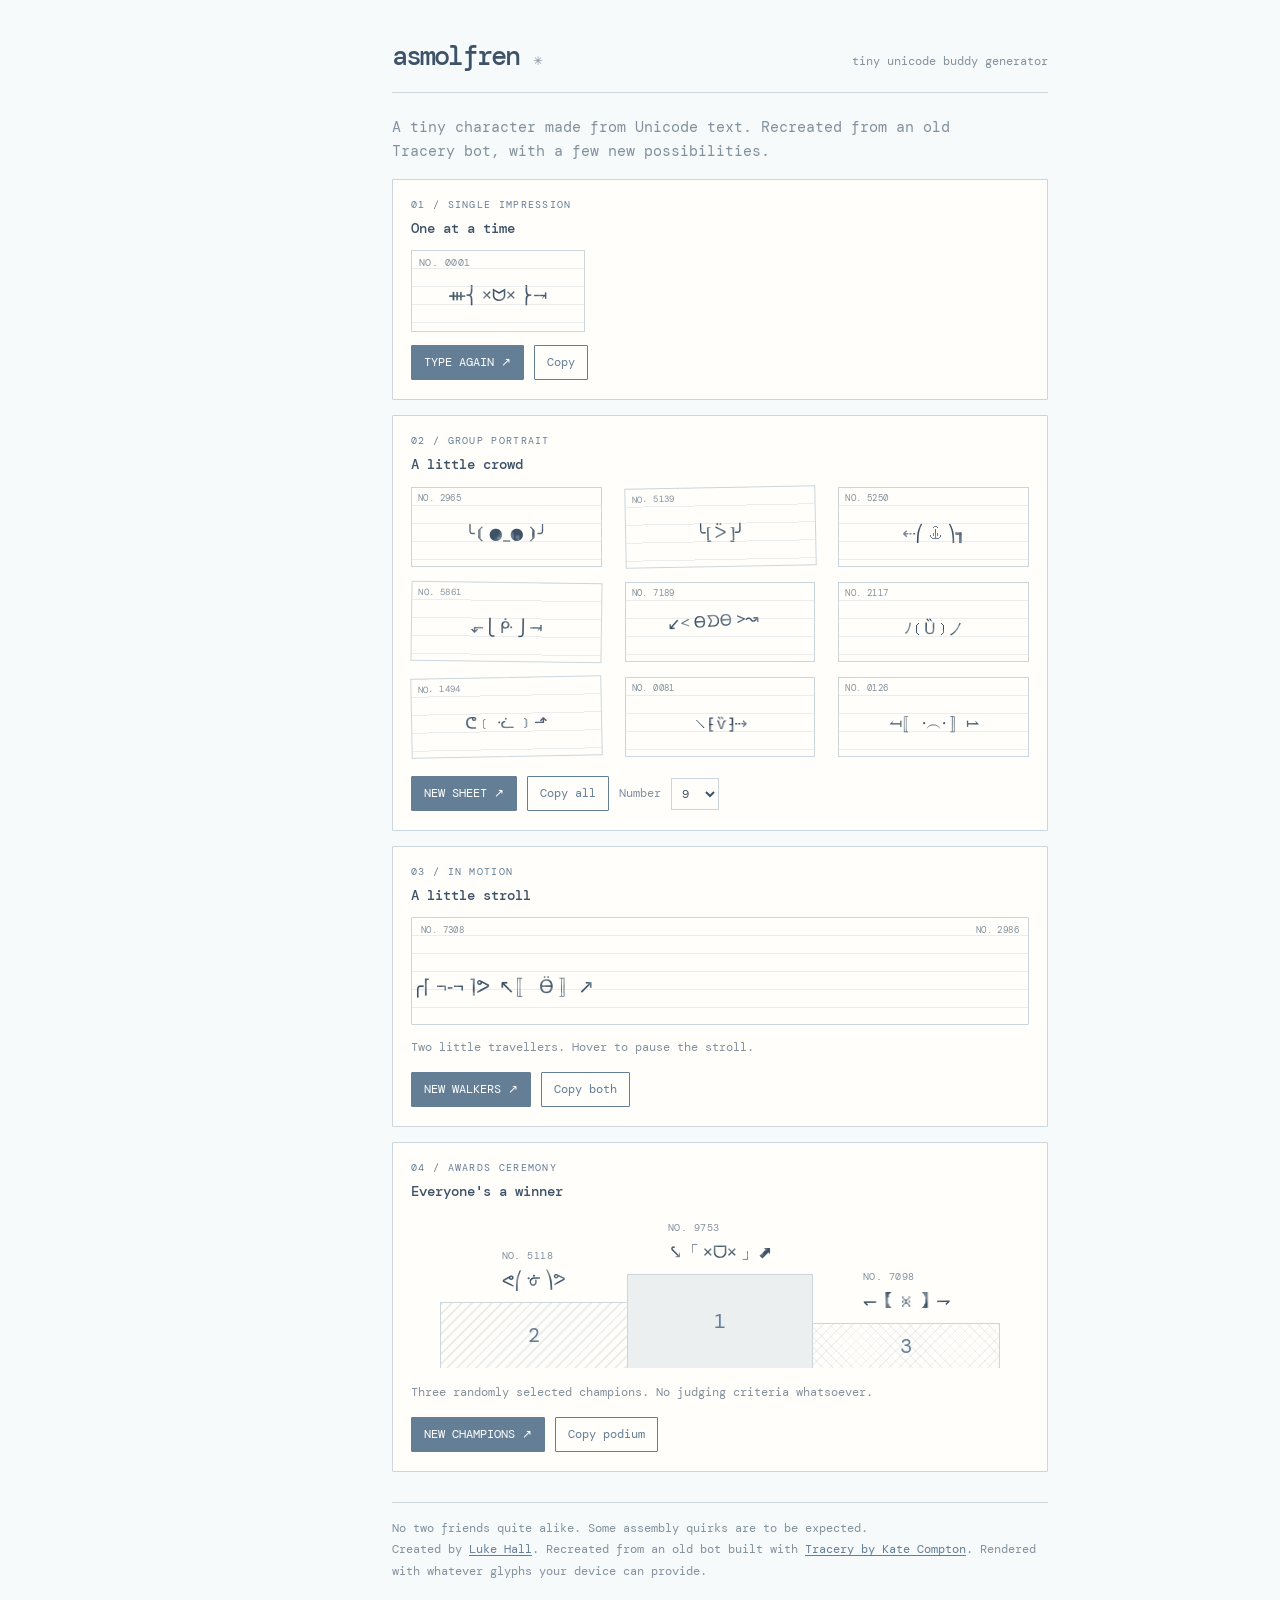
<file: index.html>
<!doctype html>
<html lang="en">
  <head>
    <meta charset="utf-8" />
    <meta name="viewport" content="width=device-width,initial-scale=1" />
    <meta name="color-scheme" content="light" />
    <title>asmolfren — little Unicode friends</title>
    <link rel="preconnect" href="https://fonts.googleapis.com" />
    <link rel="preconnect" href="https://fonts.gstatic.com" crossorigin />
    <link
      href="https://fonts.googleapis.com/css2?family=DM+Mono:wght@400;500&family=Noto+Sans:wght@400;500;600&display=swap"
      rel="stylesheet"
    />
    <link rel="stylesheet" href="style.css" />
    <link rel="icon" href="/lil-buddy/favicon.ico" sizes="16x16 32x32 48x48" />
    <link rel="icon" href="/lil-buddy/favicon.svg" type="image/svg+xml" />
    <link rel="apple-touch-icon" href="/lil-buddy/apple-touch-icon.png" sizes="180x180" />
    <!-- load counter -->
    <script>
      window.goatcounter = {
        path: "/repos/lil-buddy/";
      };
    </script>
    <script
      data-goatcounter="https://lukehall.goatcounter.com/count"
      async
      src="https://gc.zgo.at/count.js"
    ></script>
  </head>
  <body>
    <main>
      <header>
        <h1>
          asmolfren
          <span aria-hidden="true"> ✳ </span>
        </h1>
        <span> tiny unicode buddy generator </span>
      </header>
      <p class="intro">
        A tiny character made from Unicode text. Recreated from an old Tracery bot, with a few new
        possibilities.
      </p>
      <section class="panel" aria-labelledby="single-title">
        <div class="eyebrow">01 / Single Impression</div>
        <h2 id="single-title">One at a time</h2>
        <div class="single-sheet">
          <span class="specimen-label" id="single-number"> NO. 0001 </span>
          <div
            id="single"
            class="single fren"
            aria-label="Generated Unicode person"
            aria-live="polite"
          ></div>
        </div>
        <div class="controls">
          <button class="button primary" id="new-single">Type again ↗</button>
          <button class="button secondary" id="copy-single">Copy</button>
          <span class="status" id="single-status" role="status"> </span>
        </div>
      </section>
      <section class="panel" aria-labelledby="gallery-title">
        <div class="eyebrow">02 / Group Portrait</div>
        <h2 id="gallery-title">A little crowd</h2>
        <div
          id="gallery"
          class="gallery"
          aria-label="Generated Unicode people"
          aria-live="polite"
        ></div>
        <div class="controls">
          <button class="button primary" id="new-gallery">New sheet ↗</button>
          <button class="button secondary" id="copy-gallery">Copy all</button>
          <label class="settings" for="count">
            Number
            <select id="count">
              <option>6</option>
              <option selected>9</option>
              <option>12</option>
              <option>15</option>
            </select>
          </label>
          <span class="status" id="gallery-status" role="status"> </span>
        </div>
      </section>
      <section class="panel" aria-labelledby="walk-title">
        <div class="eyebrow">03 / In Motion</div>
        <h2 id="walk-title">A little stroll</h2>
        <div
          class="walk-stage"
          data-motion="bounce"
          aria-label="Two little friends strolling across the screen"
        >
          <span class="specimen-label walk-id walk-id-left" id="walker-number-one"> </span>
          <span class="specimen-label walk-id walk-id-right" id="walker-number-two"> </span>
          <div class="walkers" id="walkers">
            <span class="walker fren" id="walker-one"> </span>
            <span class="walker fren" id="walker-two"> </span>
          </div>
        </div>
        <p class="scene-note">Two little travellers. Hover to pause the stroll.</p>
        <div class="controls">
          <button class="button primary" id="new-walk">New walkers ↗</button>
          <button class="button secondary" id="copy-walk">Copy both</button>
          <span class="status" id="walk-status" role="status"> </span>
        </div>
      </section>
      <section class="panel" aria-labelledby="podium-title">
        <div class="eyebrow">04 / Awards Ceremony</div>
        <h2 id="podium-title">Everyone's a winner</h2>
        <div class="podium-stage">
          <div class="podium-slot" data-rank="2">
            <div class="jumper">
              <span class="specimen-label" id="silver-number"> </span>
              <div class="podium-fren fren" id="silver"></div>
            </div>
            <div class="podium-step">2</div>
          </div>
          <div class="podium-slot" data-rank="1">
            <div class="jumper">
              <span class="specimen-label" id="gold-number"> </span>
              <div class="podium-fren fren" id="gold"></div>
            </div>
            <div class="podium-step">1</div>
          </div>
          <div class="podium-slot" data-rank="3">
            <div class="jumper">
              <span class="specimen-label" id="bronze-number"> </span>
              <div class="podium-fren fren" id="bronze"></div>
            </div>
            <div class="podium-step">3</div>
          </div>
        </div>
        <p class="scene-note">Three randomly selected champions. No judging criteria whatsoever.</p>
        <div class="controls">
          <button class="button primary" id="new-podium">New champions ↗</button>
          <button class="button secondary" id="copy-podium">Copy podium</button>
          <span class="status" id="podium-status" role="status"> </span>
        </div>
      </section>
      <p class="foot">
        No two friends quite alike. Some assembly quirks are to be expected.<br />
        Created by <a href="https://lukehall.co/">Luke Hall</a>. Recreated from an old bot built
        with
        <a href="https://github.com/galaxykate/tracery" target="_blank" rel="noopener noreferrer"
          >Tracery by Kate Compton</a
        >. Rendered with whatever glyphs your device can provide.
      </p>
    </main>
    <script src="script.js" defer></script>
  </body>
</html>
</file>
<file: style.css>
/* asmolfren — slate-blue stationery theme */

:root {
  --bg: #f7fafb;
  --paper: #fffefb;
  --stage: #fffefa;
  --ink: #3e5367;
  --muted: #82919d;
  --line: #cbd6dc;
  --accent: #647e96;
  --accent2: #a0b4c1;
  --rule: rgba(100, 126, 150, 0.13);
}

* {
  box-sizing: border-box;
}

body {
  margin: 0;
  background: var(--bg);
  color: var(--ink);
  font:
    15px/1.6 "DM Mono",
    ui-monospace,
    monospace;
}

main {
  width: min(700px, 100%);
  margin-left: auto;
  margin-right: max(0px, calc((100vw - 860px) / 2));
  padding: 34px 22px 72px;
}

header {
  display: flex;
  justify-content: space-between;
  align-items: baseline;
  gap: 16px;
  border-bottom: 1px solid var(--line);
  padding-bottom: 15px;
}

h1 {
  font-size: 27px;
  font-weight: 500;
  letter-spacing: -0.07em;
  margin: 0;
}

header span,
.small {
  font-size: 12px;
  color: var(--muted);
}

.intro {
  max-width: 620px;
  margin: 22px 0 16px;
  color: var(--muted);
}

.eyebrow {
  color: var(--accent);
  font-size: 10px;
  letter-spacing: 0.13em;
  text-transform: uppercase;
  margin-bottom: 4px;
}

.panel {
  position: relative;
  background: var(--paper);
  border: 1px solid var(--line);
  border-radius: 1px;
  padding: 17px 18px 19px;
  margin: 0 0 15px;
}

h2 {
  font-size: 14px;
  font-weight: 500;
  margin: 0 0 10px;
}

.controls {
  display: flex;
  flex-wrap: wrap;
  align-items: center;
  gap: 10px;
}

.button {
  font: inherit;
  font-size: 12px;
  cursor: pointer;
  border: 1px solid var(--accent);
  background: var(--accent);
  color: white;
  border-radius: 1px;
  padding: 7px 12px;
}

.button:hover {
  filter: brightness(0.9);
}

.button.primary {
  text-transform: uppercase;
}

.button.secondary {
  background: transparent;
  color: var(--accent);
}

.button:focus-visible,
select:focus-visible {
  outline: 2px solid var(--accent2);
  outline-offset: 3px;
}

.settings {
  display: flex;
  align-items: center;
  flex-wrap: wrap;
  gap: 10px;
  font-size: 12px;
  color: var(--muted);
}

select {
  font: inherit;
  border: 1px solid var(--line);
  padding: 6px;
  background: var(--paper);
  color: var(--ink);
}

.status {
  min-height: 1.5em;
  font-size: 12px;
  color: var(--muted);
}

.specimen-label {
  font:
    10px/1.3 "DM Mono",
    monospace;
  color: var(--muted);
  letter-spacing: 0.045em;
}

/* Textured glyphs: the canvas-generated image is provided by script.js. */

.fren {
  font-family:
    "Noto Sans", "Noto Sans Symbols 2", "Noto Sans Symbols", "Noto Sans Canadian Aboriginal",
    "DejaVu Sans", "Segoe UI Symbol", "Arial Unicode MS", sans-serif;
  font-variant-ligatures: none;
  unicode-bidi: isolate;
  direction: ltr;
  position: relative;
  isolation: isolate;
  text-shadow: 0.28px 0.15px 0.45px rgba(62, 83, 103, 0.28);
  background-image: var(--ink-texture, linear-gradient(var(--ink), var(--ink)));
  background-repeat: repeat;
  background-size: 96px 48px;
  background-position: 0 0;
  -webkit-background-clip: text;
  background-clip: text;
  -webkit-text-fill-color: transparent;
  color: transparent;
}

@supports not ((-webkit-background-clip: text) or (background-clip: text)) {
  .fren {
    background: none;
    color: var(--ink);
    -webkit-text-fill-color: currentColor;
  }
}

@media (forced-colors: active) {
  .fren {
    background: none;
    color: CanvasText;
    -webkit-text-fill-color: CanvasText;
    text-shadow: none;
  }
}

/* Individually ruled paper specimens. */

.single-sheet,
.tile,
.walk-stage {
  background-color: var(--stage);
  background-image: repeating-linear-gradient(
    to bottom,
    transparent 0,
    transparent 17px,
    var(--rule) 17px,
    var(--rule) 18px
  );
}

.single-sheet {
  position: relative;
  border: 1px solid var(--line);
  width: min(174px, 100%);
  min-height: 82px;
  padding: 5px 7px 8px;
  margin-bottom: 13px;
}

.single-sheet .specimen-label {
  display: block;
  text-align: left;
}

.single {
  display: flex;
  align-items: center;
  justify-content: center;
  min-height: 52px;
  padding: 0;
  font-size: 17px;
  line-height: 1.5;
  white-space: pre;
  overflow-x: auto;
}

.gallery {
  display: grid;
  grid-template-columns: repeat(3, minmax(0, 1fr));
  column-gap: 23px;
  row-gap: 15px;
  margin: 0 0 15px;
  padding: 2px 0 4px;
}

.tile {
  position: relative;
  border: 1px solid var(--line);
  border-radius: 0;
  min-height: 80px;
  display: flex;
  flex-direction: column;
  align-items: stretch;
  justify-content: flex-start;
  gap: 0;
  padding: 5px 6px;
  transform: rotate(0deg);
}

.tile:nth-child(5n + 2) {
  transform: rotate(-1.1deg);
}

.tile:nth-child(7n + 4) {
  transform: rotate(0.8deg);
}

.tile .specimen-label {
  text-align: left;
  font-size: 9px;
}

.tile .specimen-glyph {
  display: flex;
  flex: 1;
  align-items: center;
  justify-content: center;
  max-width: 100%;
  overflow: visible;
  text-align: center;
  white-space: pre;
  line-height: 1.3;
  font-size: clamp(12px, 1.6vw, 16px);
}

/* A misprint uses the full sheet as its printing area;
clip at paper edges. */

.tile.misprint {
  padding: 0;
  gap: 0;
  overflow: hidden;
  display: block;
}

.tile.misprint .specimen-label {
  position: absolute;
  top: 0;
  left: 0;
  z-index: 1;
  padding: 5px 6px;
  pointer-events: none;
}

.tile.misprint .misprint-area {
  position: absolute;
  inset: 0;
  display: block;
  overflow: visible;
}

.tile.misprint .specimen-glyph {
  position: absolute;
  left: 50%;
  top: 50%;
  z-index: 2;
  display: block;
  max-width: none;
  width: max-content;
  overflow: visible;
  white-space: pre;
  transform: translate(calc(-50% + var(--misprint-x)), calc(-50% + var(--misprint-y)))
    rotate(var(--misprint-angle));
  transform-origin: center center;
}

/* Strolling pair: fixed labels, horizontal travel, gentle bobbing. */

.walk-stage {
  height: 108px;
  position: relative;
  overflow: hidden;
  border: 1px solid var(--line);
  border-radius: 1px;
  margin-bottom: 13px;
}

.walk-id {
  position: absolute;
  top: 7px;
  z-index: 1;
  font-size: 9px;
  pointer-events: none;
}

.walk-id-left {
  left: 9px;
}

.walk-id-right {
  right: 9px;
}

.walkers {
  position: absolute;
  left: 0;
  top: 50%;
  display: flex;
  align-items: center;
  gap: 9px;
  white-space: pre;
  will-change: transform;
  animation: stroll 11.8s linear infinite alternate;
}

.walker {
  display: inline-block;
  font-size: clamp(15px, 2vw, 19px);
  animation: bob 0.75s ease-in-out infinite alternate;
}

.walker:nth-child(2) {
  animation-delay: -0.25s;
}

.walk-stage:hover .walkers,
.walk-stage:hover .walker {
  animation-play-state: paused;
}

@keyframes stroll {
  0% {
    transform: translate(0, -50%);
    animation-timing-function: cubic-bezier(0.55, 0, 1, 1);
  }

  10% {
    transform: translate(calc(var(--walk-distance, 0px) * 0.05), -50%);
    animation-timing-function: linear;
  }

  90% {
    transform: translate(calc(var(--walk-distance, 0px) * 0.95), -50%);
    animation-timing-function: cubic-bezier(0, 0, 0.45, 1);
  }

  100% {
    transform: translate(var(--walk-distance, 0px), -50%);
  }
}

@keyframes bob {
  from {
    transform: translateY(0);
  }

  to {
    transform: translateY(-5px);
  }
}

/* Podium, with hatching and single-width shared borders. */

.podium-stage {
  display: flex;
  justify-content: center;
  align-items: flex-end;
  min-height: 155px;
  padding: 0 8px 0;
  margin: 5px 0 15px;
}

.podium-slot {
  display: flex;
  flex-direction: column;
  align-items: center;
  min-width: 0;
  width: 31%;
  max-width: 220px;
}

.podium-slot > .specimen-label {
  font-size: 9px;
  margin-bottom: 5px;
}

.podium-fren {
  font-size: clamp(14px, 2vw, 17px);
  white-space: pre;
  max-width: 100%;
  overflow-x: auto;
  text-align: center;
  padding-bottom: 8px;
}

.podium-step {
  display: flex;
  align-items: center;
  justify-content: center;
  width: 100%;
  border: 1px solid var(--line);
  border-bottom: 0;
  border-radius: 1px 1px 0 0;
  background: var(--bg);
  color: var(--accent);
  font-size: 20px;
}

.podium-slot[data-rank="1"] .podium-step {
  height: 94px;
  background: color-mix(in srgb, var(--accent2) 20%, var(--paper));
}

.podium-slot[data-rank="2"] .podium-step {
  height: 66px;
  border-right: 0;
  background:
    repeating-linear-gradient(135deg, rgba(100, 126, 150, 0.12) 0 2px, transparent 2px 7px),
    var(--paper);
}

.podium-slot[data-rank="3"] .podium-step {
  height: 45px;
  border-left: 0;
  background:
    repeating-linear-gradient(45deg, rgba(100, 126, 150, 0.09) 0 1px, transparent 1px 7px),
    repeating-linear-gradient(135deg, rgba(100, 126, 150, 0.09) 0 1px, transparent 1px 7px),
    var(--paper);
}

.scene-note {
  font-size: 12px;
  color: var(--muted);
  margin: 0 0 15px;
}

.foot {
  margin-top: 30px;
  font-size: 12px;
  line-height: 1.8;
  color: var(--muted);
  border-top: 1px solid var(--line);
  padding-top: 15px;
}

.foot a {
  color: var(--accent);
  text-decoration: underline;
  text-underline-offset: 2px;
}

@media (max-width: 600px) {
  main {
    margin-right: 0;
    padding: 23px 14px 48px;
  }

  header {
    align-items: center;
  }

  .panel {
    padding: 13px;
  }

  .single-sheet {
    width: min(174px, 100%);
  }

  .single {
    font-size: 16px;
  }

  .gallery {
    column-gap: 11px;
    row-gap: 11px;
  }

  .tile {
    min-height: 73px;
    padding: 4px 3px;
  }

  .tile .specimen-label {
    font-size: 8px;
  }

  .tile .specimen-glyph {
    font-size: clamp(10px, 2.6vw, 14px);
  }

  .tile.misprint .specimen-label {
    padding: 4px 3px;
  }

  .walk-id {
    font-size: 8px;
  }

  .podium-stage {
    min-height: 155px;
  }

  .podium-slot[data-rank="1"] .podium-step {
    height: 72px;
  }

  .podium-slot[data-rank="2"] .podium-step {
    height: 50px;
  }

  .podium-slot[data-rank="3"] .podium-step {
    height: 36px;
  }
  .podium-fren {
    font-size: clamp(12px, 3vw, 16px);
  }
}

@media (prefers-reduced-motion: reduce) {
  .walkers {
    left: 50%;
    transform: translate(-50%, -50%);
    animation: none !important;
  }

  .walker {
    animation: none !important;
  }
}

/* 404 page */
#error-404 s {
  text-decoration-thickness: 3px;
  text-decoration-style: double;
}

/* podium animation */

.podium-slot div.jumper {
  animation: jump 3.1s ease infinite;
}

.podium-slot:nth-child(1) .jumper {
  animation-duration: 4.7s;
  animation-name: jump2;
}

.podium-slot:nth-child(3) .jumper {
  animation-duration: 5.9s;
  animation-name: jump3;
}

@keyframes jump {
  0% {
    transform: translateY(0);
  }
  10% {
    transform: translateY(-10px);
  }
  20%,
  100% {
    transform: translateY(0);
  }
}

@keyframes jump2 {
  0% {
    transform: translateY(0);
  }
  6.5957% {
    transform: translateY(-10px);
  }
  13.1915%,
  100% {
    transform: translateY(0);
  }
}

@keyframes jump3 {
  0% {
    transform: translateY(0);
  }
  5.2542% {
    transform: translateY(-10px);
  }
  10.5085%,
  100% {
    transform: translateY(0);
  }
}
</file>
